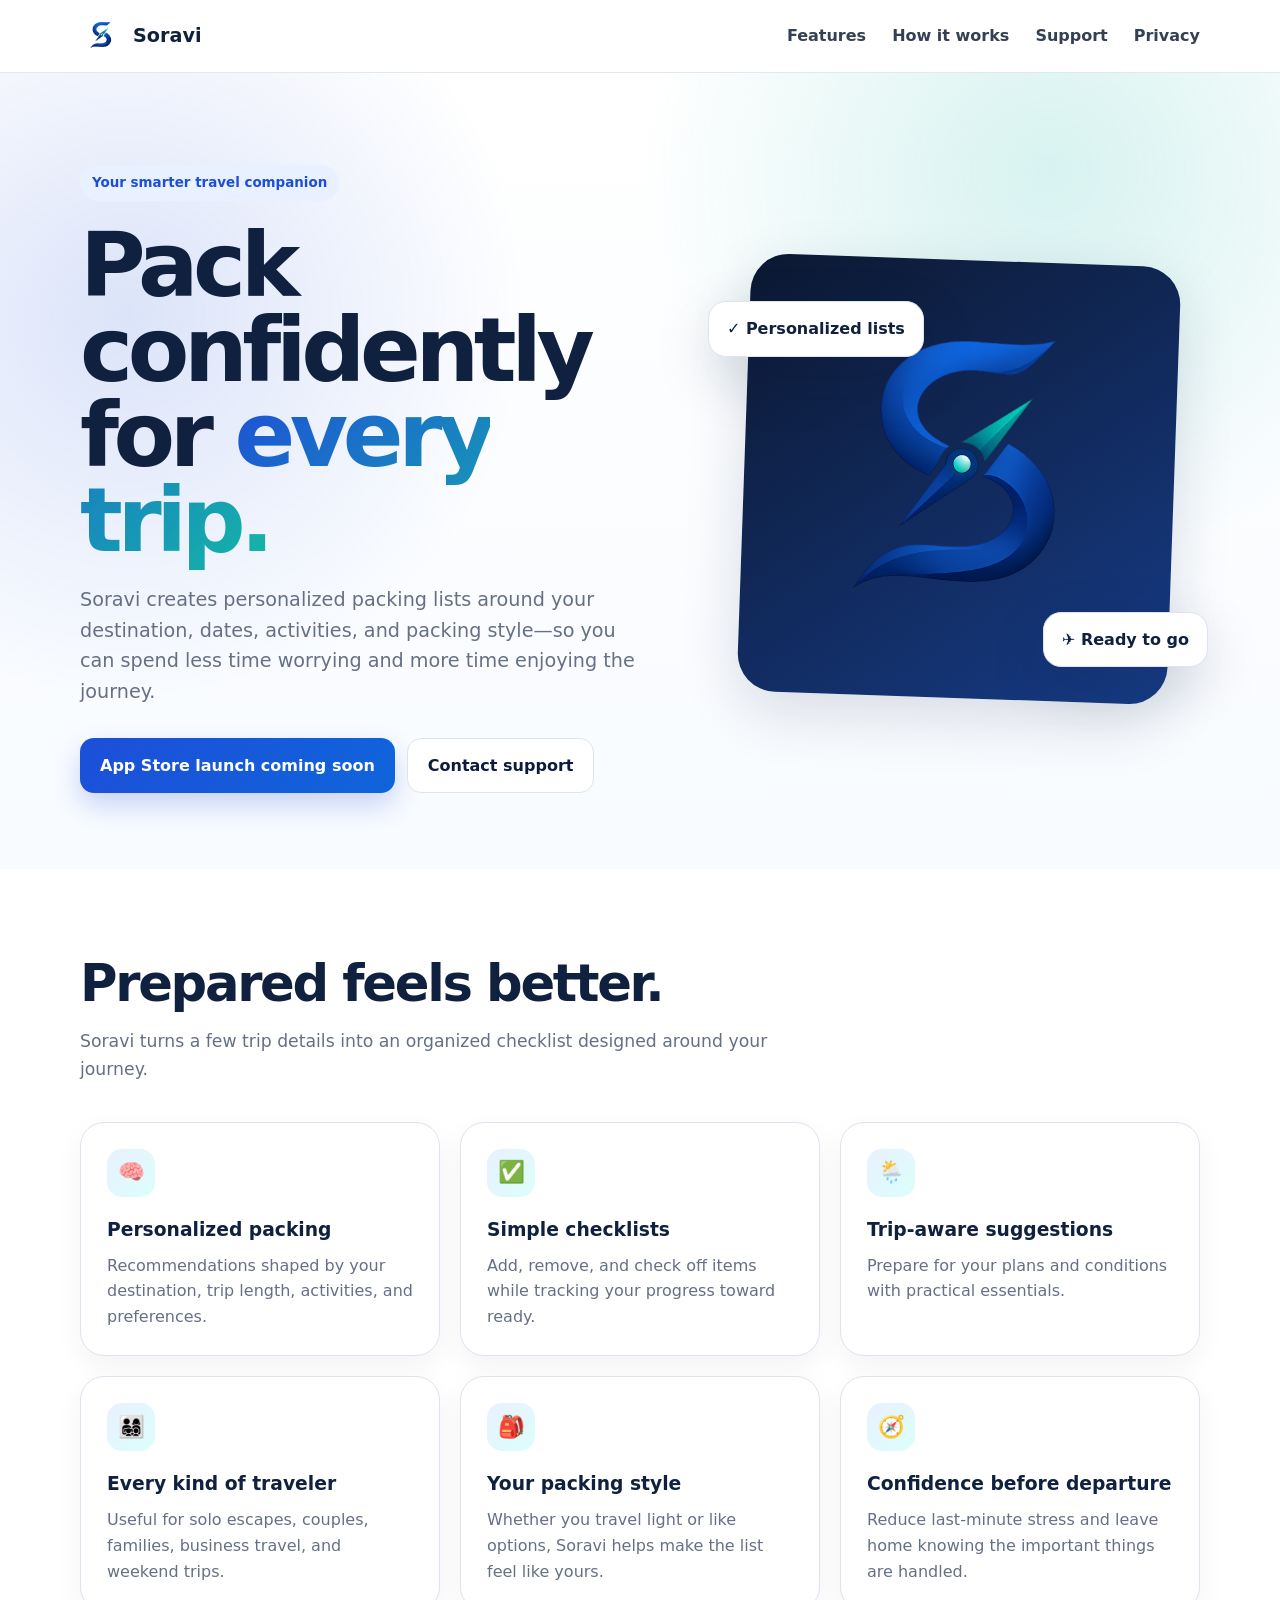
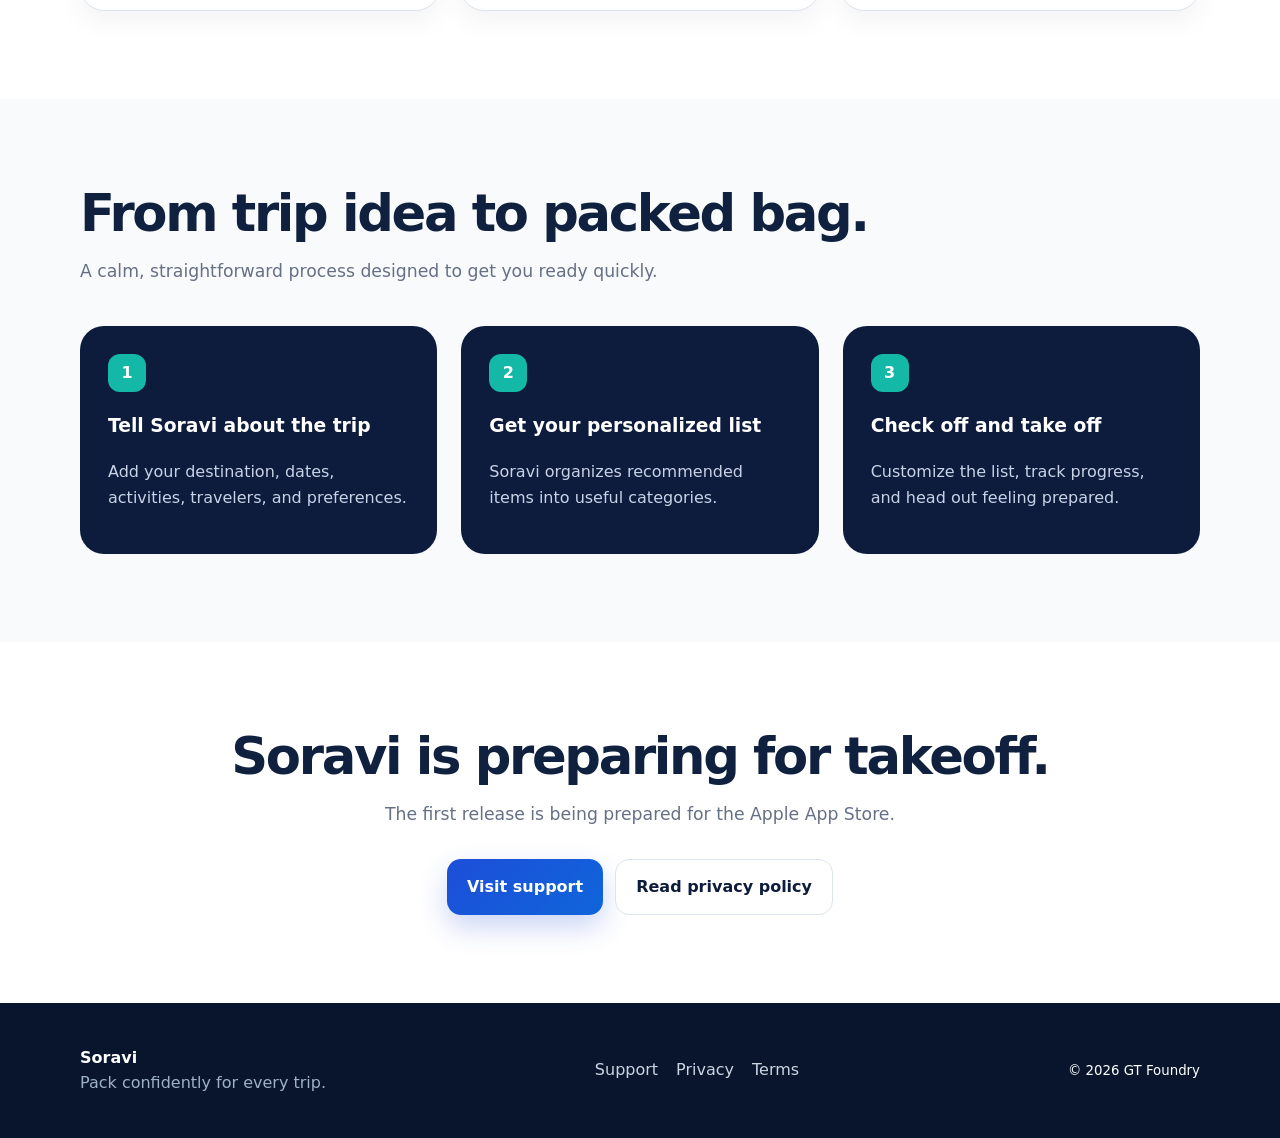
<file: index.html>
<!doctype html>
<html lang="en">
<head>
  <meta charset="utf-8">
  <meta name="viewport" content="width=device-width, initial-scale=1">
  <meta name="description" content="Soravi creates personalized packing lists so you can pack confidently for every trip.">
  <meta name="theme-color" content="#0d1b3d">
  <title>Soravi — Smart Packing Lists</title>
  <link rel="icon" href="assets/soravi-logo.png">
  <link rel="stylesheet" href="style.css?v=2">
</head>
<body>
  <nav class="nav">
    <div class="wrap navin">
      <a class="brand" href="./"><img class="mark" src="assets/soravi-logo.png" alt="Soravi logo"><span>Soravi</span></a>
      <div class="links"><a href="#features">Features</a><a href="#how">How it works</a><a href="support.html">Support</a><a href="privacy.html">Privacy</a></div>
    </div>
  </nav>

  <header class="hero">
    <div class="wrap hero-grid">
      <div class="hero-copy">
        <span class="eyebrow">Your smarter travel companion</span>
        <h1>Pack confidently for <span>every trip.</span></h1>
        <p>Soravi creates personalized packing lists around your destination, dates, activities, and packing style—so you can spend less time worrying and more time enjoying the journey.</p>
        <div class="actions"><a class="button" href="#launch">App Store launch coming soon</a><a class="button ghost" href="support.html">Contact support</a></div>
      </div>
      <div class="visual" aria-label="Soravi app logo preview">
        <div class="logo-card"><img src="assets/soravi-logo.png" alt="Soravi compass S logo"></div>
        <div class="mini one">✓ Personalized lists</div><div class="mini two">✈ Ready to go</div>
      </div>
    </div>
  </header>

  <main>
    <section class="section" id="features"><div class="wrap"><h2>Prepared feels better.</h2><p class="lead">Soravi turns a few trip details into an organized checklist designed around your journey.</p><div class="grid">
      <article class="card"><div class="icon">🧠</div><h3>Personalized packing</h3><p>Recommendations shaped by your destination, trip length, activities, and preferences.</p></article>
      <article class="card"><div class="icon">✅</div><h3>Simple checklists</h3><p>Add, remove, and check off items while tracking your progress toward ready.</p></article>
      <article class="card"><div class="icon">🌦️</div><h3>Trip-aware suggestions</h3><p>Prepare for your plans and conditions with practical essentials.</p></article>
      <article class="card"><div class="icon">👨‍👩‍👧‍👦</div><h3>Every kind of traveler</h3><p>Useful for solo escapes, couples, families, business travel, and weekend trips.</p></article>
      <article class="card"><div class="icon">🎒</div><h3>Your packing style</h3><p>Whether you travel light or like options, Soravi helps make the list feel like yours.</p></article>
      <article class="card"><div class="icon">🧭</div><h3>Confidence before departure</h3><p>Reduce last-minute stress and leave home knowing the important things are handled.</p></article>
    </div></div></section>

    <section class="section alt" id="how"><div class="wrap"><h2>From trip idea to packed bag.</h2><p class="lead">A calm, straightforward process designed to get you ready quickly.</p><div class="steps">
      <article class="step"><h3>Tell Soravi about the trip</h3><p>Add your destination, dates, activities, travelers, and preferences.</p></article>
      <article class="step"><h3>Get your personalized list</h3><p>Soravi organizes recommended items into useful categories.</p></article>
      <article class="step"><h3>Check off and take off</h3><p>Customize the list, track progress, and head out feeling prepared.</p></article>
    </div></div></section>

    <section class="section" id="launch"><div class="wrap centered"><h2>Soravi is preparing for takeoff.</h2><p class="lead centered-copy">The first release is being prepared for the Apple App Store.</p><div class="actions center-actions"><a class="button" href="support.html">Visit support</a><a class="button ghost" href="privacy.html">Read privacy policy</a></div></div></section>
  </main>

  <footer class="footer"><div class="wrap footerin"><div><strong>Soravi</strong><br><span>Pack confidently for every trip.</span></div><div class="footerlinks"><a href="support.html">Support</a><a href="privacy.html">Privacy</a><a href="terms.html">Terms</a></div><small>© 2026 GT Foundry</small></div></footer>
</body>
</html>
</file>
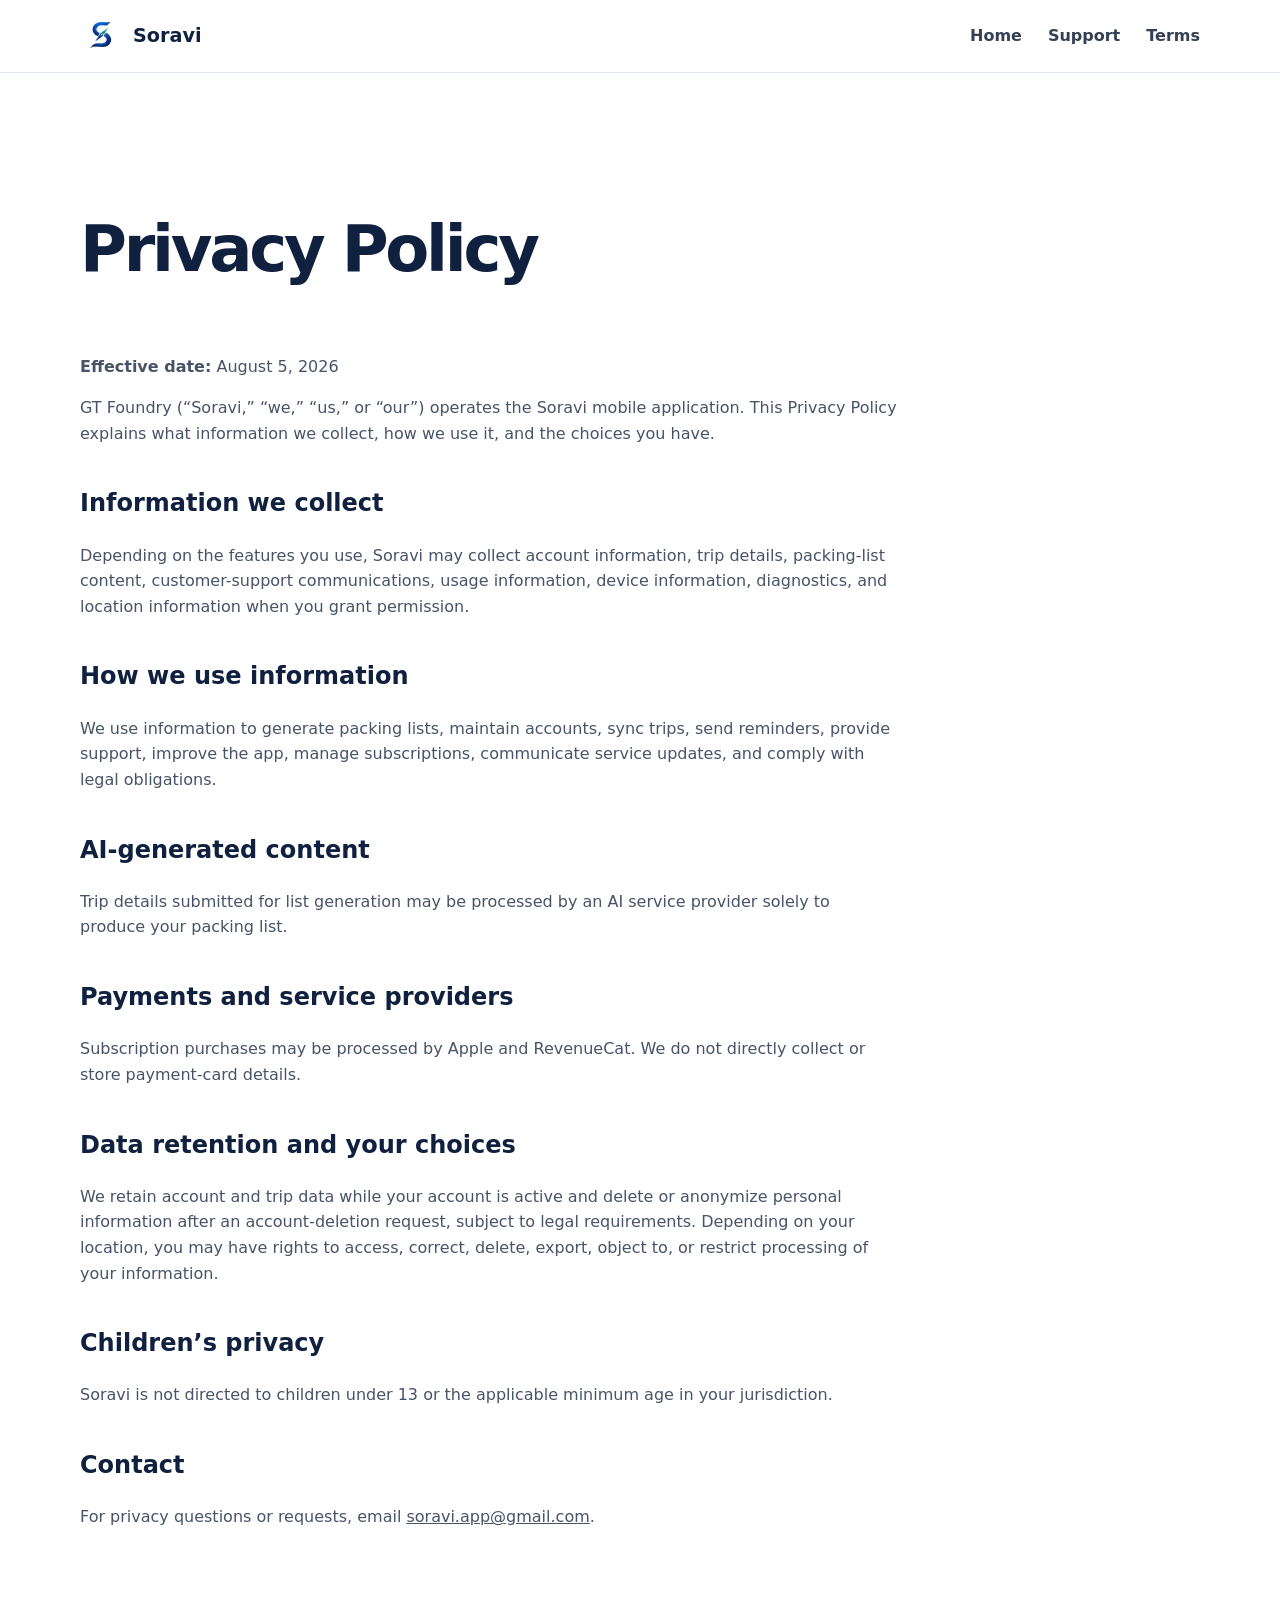
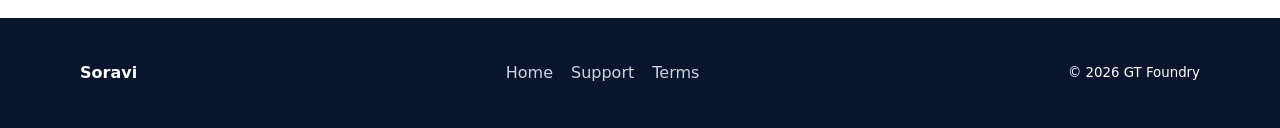
<file: privacy.html>
<!doctype html><html lang="en"><head><meta charset="utf-8"><meta name="viewport" content="width=device-width,initial-scale=1"><title>Soravi Privacy Policy</title><link rel="stylesheet" href="style.css?v=2"></head><body><nav class="nav"><div class="wrap navin"><a class="brand" href="./"><img class="mark" src="assets/soravi-logo.png" alt="Soravi logo">Soravi</a><div class="links"><a href="./">Home</a><a href="support.html">Support</a><a href="terms.html">Terms</a></div></div></nav><main class="legal"><div class="wrap"><article><h1>Privacy Policy</h1><p><strong>Effective date:</strong> August 5, 2026</p><p>GT Foundry (“Soravi,” “we,” “us,” or “our”) operates the Soravi mobile application. This Privacy Policy explains what information we collect, how we use it, and the choices you have.</p><h2>Information we collect</h2><p>Depending on the features you use, Soravi may collect account information, trip details, packing-list content, customer-support communications, usage information, device information, diagnostics, and location information when you grant permission.</p><h2>How we use information</h2><p>We use information to generate packing lists, maintain accounts, sync trips, send reminders, provide support, improve the app, manage subscriptions, communicate service updates, and comply with legal obligations.</p><h2>AI-generated content</h2><p>Trip details submitted for list generation may be processed by an AI service provider solely to produce your packing list.</p><h2>Payments and service providers</h2><p>Subscription purchases may be processed by Apple and RevenueCat. We do not directly collect or store payment-card details.</p><h2>Data retention and your choices</h2><p>We retain account and trip data while your account is active and delete or anonymize personal information after an account-deletion request, subject to legal requirements. Depending on your location, you may have rights to access, correct, delete, export, object to, or restrict processing of your information.</p><h2>Children’s privacy</h2><p>Soravi is not directed to children under 13 or the applicable minimum age in your jurisdiction.</p><h2>Contact</h2><p>For privacy questions or requests, email <a href="mailto:soravi.app@gmail.com">soravi.app@gmail.com</a>.</p></article></div></main><footer class="footer"><div class="wrap footerin"><div><strong>Soravi</strong></div><div class="footerlinks"><a href="./">Home</a><a href="support.html">Support</a><a href="terms.html">Terms</a></div><small>© 2026 GT Foundry</small></div></footer></body></html>
</file>
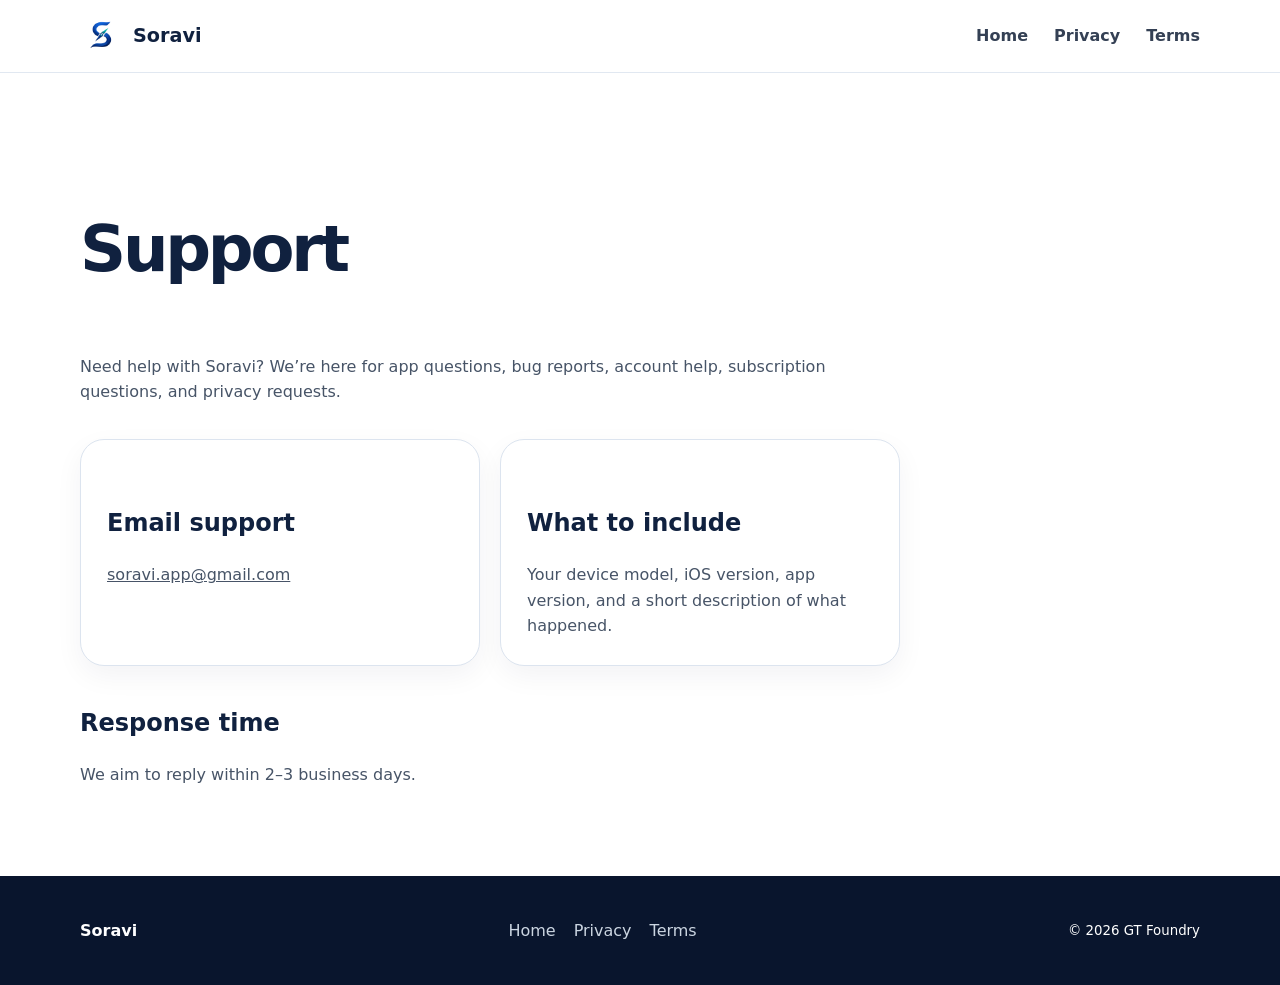
<file: support.html>
<!doctype html><html lang="en"><head><meta charset="utf-8"><meta name="viewport" content="width=device-width,initial-scale=1"><title>Soravi Support</title><link rel="stylesheet" href="style.css?v=2"></head><body><nav class="nav"><div class="wrap navin"><a class="brand" href="./"><img class="mark" src="assets/soravi-logo.png" alt="Soravi logo">Soravi</a><div class="links"><a href="./">Home</a><a href="privacy.html">Privacy</a><a href="terms.html">Terms</a></div></div></nav><main class="legal"><div class="wrap"><article><h1>Support</h1><p>Need help with Soravi? We’re here for app questions, bug reports, account help, subscription questions, and privacy requests.</p><div class="support-box"><div class="card"><h2>Email support</h2><p><a href="mailto:soravi.app@gmail.com">soravi.app@gmail.com</a></p></div><div class="card"><h2>What to include</h2><p>Your device model, iOS version, app version, and a short description of what happened.</p></div></div><h2>Response time</h2><p>We aim to reply within 2–3 business days.</p></article></div></main><footer class="footer"><div class="wrap footerin"><div><strong>Soravi</strong></div><div class="footerlinks"><a href="./">Home</a><a href="privacy.html">Privacy</a><a href="terms.html">Terms</a></div><small>© 2026 GT Foundry</small></div></footer></body></html>
</file>
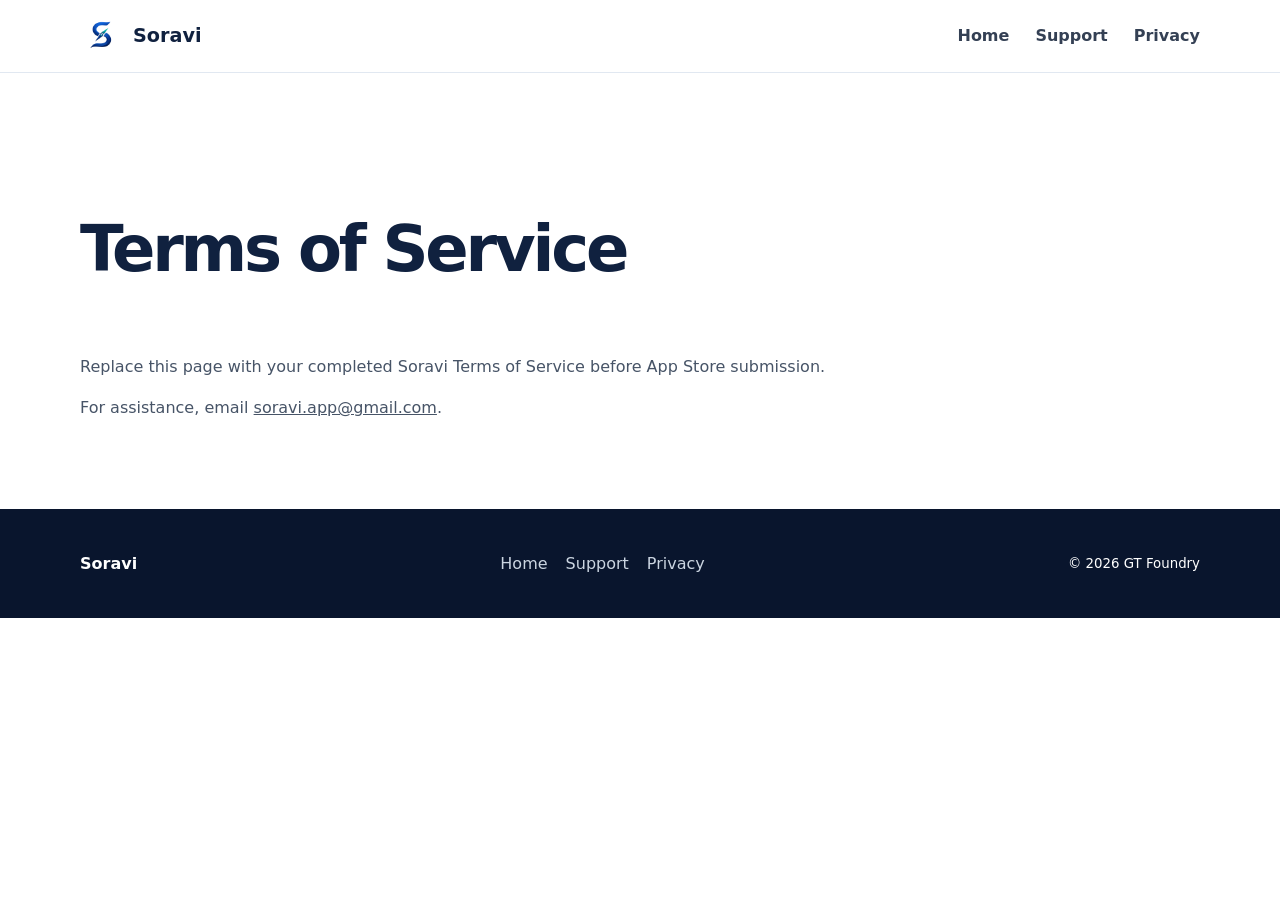
<file: terms.html>
<!doctype html><html lang="en"><head><meta charset="utf-8"><meta name="viewport" content="width=device-width,initial-scale=1"><title>Soravi Terms of Service</title><link rel="stylesheet" href="style.css?v=2"></head><body><nav class="nav"><div class="wrap navin"><a class="brand" href="./"><img class="mark" src="assets/soravi-logo.png" alt="Soravi logo">Soravi</a><div class="links"><a href="./">Home</a><a href="support.html">Support</a><a href="privacy.html">Privacy</a></div></div></nav><main class="legal"><div class="wrap"><article><h1>Terms of Service</h1><p>Replace this page with your completed Soravi Terms of Service before App Store submission.</p><p>For assistance, email <a href="mailto:soravi.app@gmail.com">soravi.app@gmail.com</a>.</p></article></div></main><footer class="footer"><div class="wrap footerin"><div><strong>Soravi</strong></div><div class="footerlinks"><a href="./">Home</a><a href="support.html">Support</a><a href="privacy.html">Privacy</a></div><small>© 2026 GT Foundry</small></div></footer></body></html>
</file>
<file: style.css>
:root{--navy:#0d1b3d;--blue:#1d4ed8;--teal:#14b8a6;--ink:#10213f;--muted:#667085;--paper:#f8fafc;--white:#fff;--line:#dce4ef;--shadow:0 20px 60px rgba(13,27,61,.14)}
*{box-sizing:border-box}html{scroll-behavior:smooth}body{margin:0;font-family:Inter,ui-sans-serif,system-ui,-apple-system,BlinkMacSystemFont,"Segoe UI",sans-serif;color:var(--ink);background:#fff;line-height:1.6}a{color:inherit}.wrap{width:min(1120px,calc(100% - 40px));margin:auto}.nav{position:sticky;top:0;z-index:20;background:rgba(255,255,255,.92);backdrop-filter:blur(16px);border-bottom:1px solid rgba(220,228,239,.85)}.navin{height:72px;display:flex;align-items:center;justify-content:space-between}.brand{display:flex;align-items:center;gap:11px;text-decoration:none;font-weight:850;font-size:1.2rem}.mark{width:42px;height:42px;border-radius:12px;object-fit:cover}.links{display:flex;gap:26px;align-items:center}.links a{text-decoration:none;font-weight:700;color:#344054}.links a:hover{color:var(--blue)}.hero{overflow:hidden;background:radial-gradient(circle at 82% 12%,rgba(20,184,166,.17),transparent 32%),radial-gradient(circle at 10% 30%,rgba(29,78,216,.15),transparent 31%),linear-gradient(180deg,#fff,#f8fbff);padding:92px 0 76px}.hero-grid{display:grid;grid-template-columns:1.08fr .92fr;align-items:center;gap:72px}.eyebrow{display:inline-flex;padding:7px 12px;border-radius:999px;background:#e9f0ff;color:#1d4ed8;font-weight:800;font-size:.84rem}.hero h1{font-size:clamp(3.15rem,7vw,5.9rem);line-height:.95;letter-spacing:-.06em;margin:22px 0}.hero h1 span{background:linear-gradient(135deg,var(--blue),var(--teal));-webkit-background-clip:text;background-clip:text;color:transparent}.hero p{font-size:1.2rem;color:var(--muted);max-width:650px}.actions{display:flex;gap:12px;flex-wrap:wrap;margin-top:30px}.button{display:inline-flex;align-items:center;justify-content:center;border-radius:14px;padding:14px 20px;font-weight:800;text-decoration:none;background:linear-gradient(135deg,var(--blue),#0f65db);color:white;box-shadow:0 12px 28px rgba(29,78,216,.23)}.button.ghost{background:white;color:var(--navy);border:1px solid var(--line);box-shadow:none}.visual{position:relative;min-height:520px;display:grid;place-items:center}.logo-card{width:min(430px,100%);aspect-ratio:1;border-radius:38px;padding:12px;background:linear-gradient(145deg,#0c1831,#163b85);box-shadow:var(--shadow);transform:rotate(2deg)}.logo-card img{width:100%;height:100%;object-fit:cover;border-radius:28px}.mini{position:absolute;background:white;border:1px solid var(--line);box-shadow:var(--shadow);padding:14px 18px;border-radius:18px;font-weight:800}.mini.one{left:-10px;top:82px}.mini.two{right:-8px;bottom:72px}.section{padding:88px 0}.section.alt{background:var(--paper)}.section h2{font-size:clamp(2rem,4vw,3.4rem);line-height:1.05;letter-spacing:-.045em;margin:0 0 14px}.lead{color:var(--muted);font-size:1.08rem;max-width:720px}.grid{display:grid;grid-template-columns:repeat(3,1fr);gap:20px;margin-top:38px}.card{border:1px solid var(--line);border-radius:24px;padding:26px;background:white;box-shadow:0 10px 28px rgba(13,27,61,.05)}.icon{width:48px;height:48px;border-radius:15px;display:grid;place-items:center;background:linear-gradient(135deg,#e9f0ff,#dbfffa);font-size:1.35rem}.card h3{margin:18px 0 8px}.card p{color:var(--muted);margin:0}.steps{counter-reset:step;display:grid;grid-template-columns:repeat(3,1fr);gap:24px;margin-top:40px}.step{padding:28px;border-radius:24px;background:#0d1b3d;color:white}.step:before{counter-increment:step;content:counter(step);display:grid;place-items:center;width:38px;height:38px;border-radius:12px;background:var(--teal);font-weight:900}.step p{color:#c8d3e6}.centered{text-align:center}.centered-copy{margin-left:auto;margin-right:auto}.center-actions{justify-content:center}.footer{background:#09152d;color:white;padding:42px 0}.footerin{display:flex;align-items:center;justify-content:space-between;gap:25px}.footer span{color:#9fb0c9}.footer a{color:#cbd5e1;text-decoration:none}.footerlinks{display:flex;gap:18px;flex-wrap:wrap}
.legal{padding:72px 0}.legal article{max-width:820px}.legal h1{font-size:clamp(2.4rem,5vw,4rem);letter-spacing:-.05em}.legal h2{margin-top:38px}.legal p,.legal li{color:#475467}.support-box{display:grid;grid-template-columns:1fr 1fr;gap:20px;margin-top:34px}
@media(max-width:850px){.links{display:none}.hero-grid{grid-template-columns:1fr}.hero{padding-top:64px}.visual{min-height:380px}.logo-card{width:340px}.grid,.steps,.support-box{grid-template-columns:1fr}.mini{display:none}.footerin{align-items:flex-start;flex-direction:column}}@media(max-width:520px){.wrap{width:min(100% - 28px,1120px)}.hero h1{font-size:3.4rem}.logo-card{width:290px}.section{padding:66px 0}}
</file>
